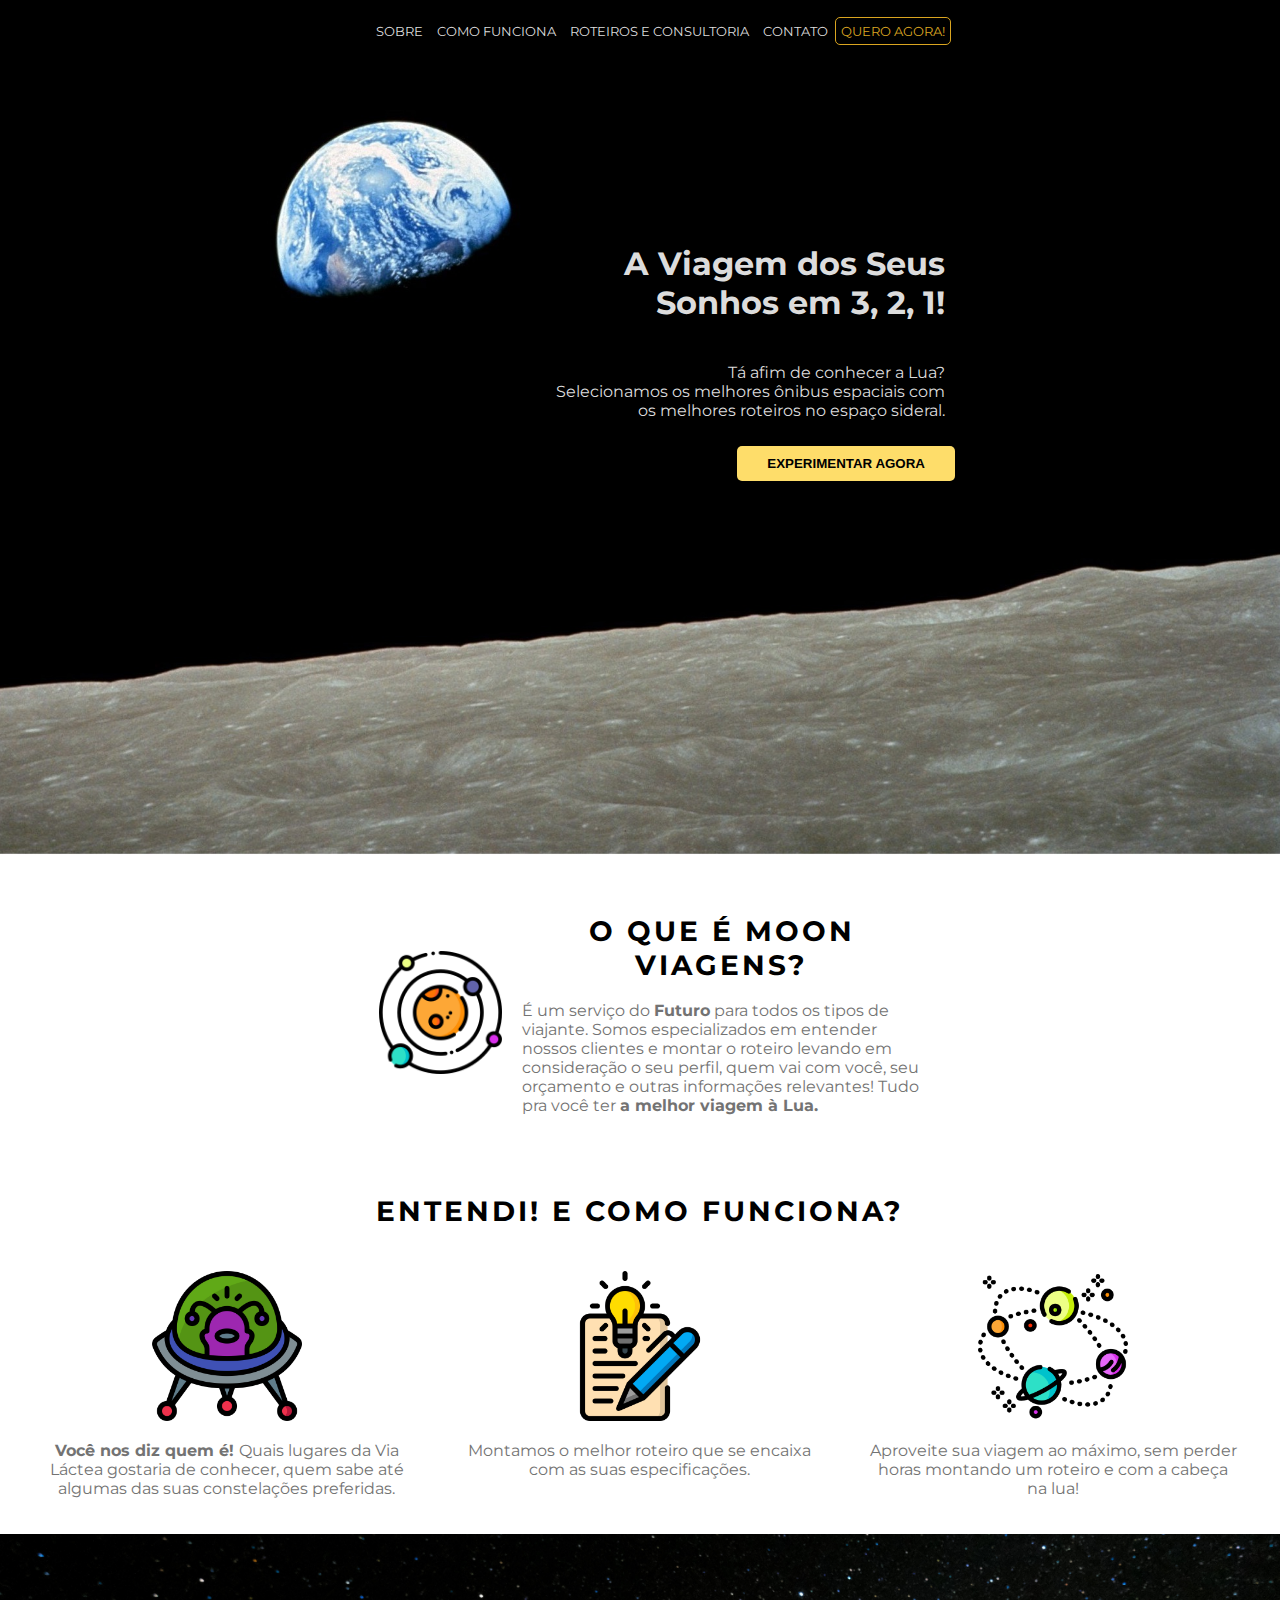
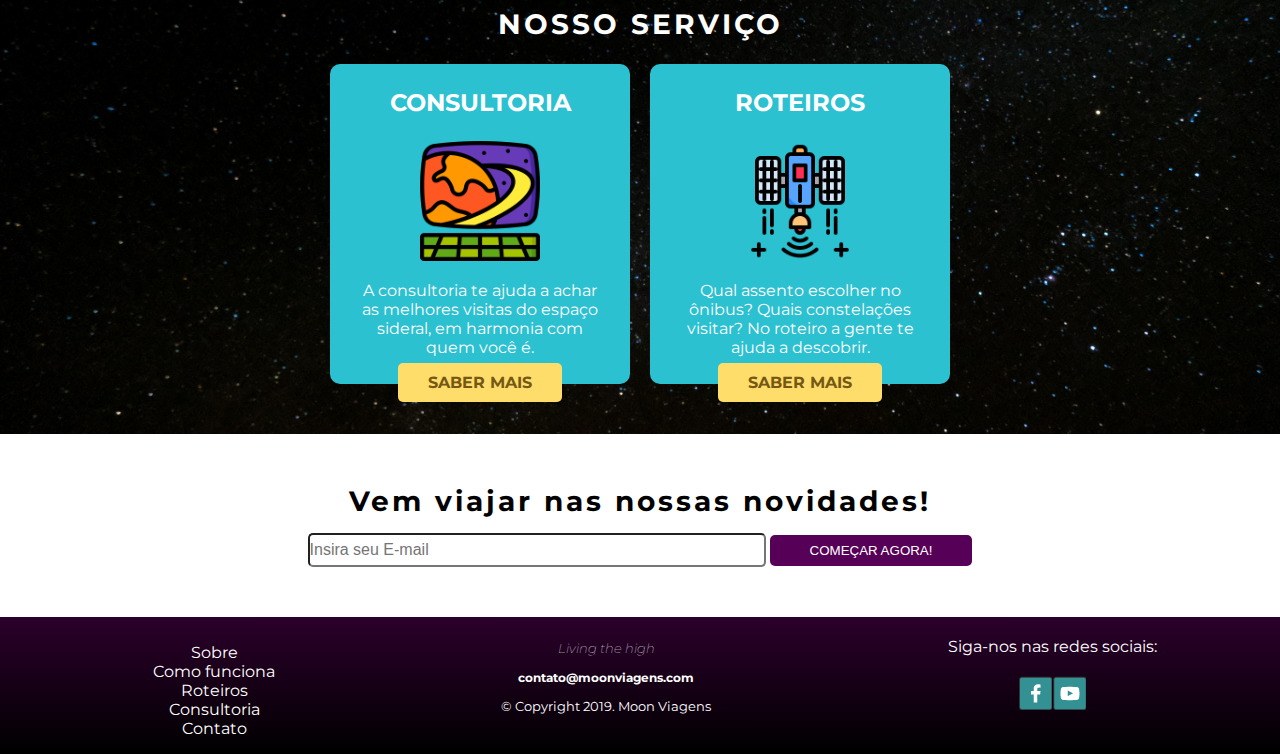
<file: moonviagens/index.html>
<!DOCTYPE html>
<html lang="pt">

<head>
    <meta charset="UTF-8">
    <meta name="viewport" content="width=device-width, initial-scale=1.0">
    <meta http-equiv="X-UA-Compatible" content="ie=edge">
    <link rel="stylesheet" href="./css/style.css">
    <link href="https://fonts.googleapis.com/css?family=Montserrat&display=swap" rel="stylesheet">
    <title> Moon Viagens </title>
</head>

<body>
    <nav class="topbar">

        <ul class="topbar__menu">
            <li>
                <a href="#" class="topbar__menu__item">Sobre</a>
            </li>
            <li>
                <a href="#" class="topbar__menu__item">Como Funciona</a>
            </li>
            <li>
                <a href="#" class="topbar__menu__item">Roteiros e Consultoria</a>
            </li>
            <li>
                <a href="#" class="topbar__menu__item">Contato</a>
            </li>
            <li>
                <a href="#" class="topbar__call-to-action">Quero Agora!</a>
            </li>
        </ul>

    </nav>

    <header class="cabecalho">
        <div class="cabecalho__container">
            <h1 class="cabecalho__titulo">
                A Viagem dos Seus Sonhos em 3, 2, 1!
            </h1>
            <p class="cabecalho__descricao">
                Tá afim de conhecer a Lua?<br>Selecionamos os melhores ônibus espaciais com os melhores roteiros no
                espaço sideral.
            </p>
            <button href="#" class="cabecalho__call-to-action">
                Experimentar agora
            </button>
        </div>
    </header>
    <main>
        <section class="sobre">
            <div class="sobre__card">
                <img src="img/sobre-01.png" alt="Planeta com pequenos planetas em órbita">

                <div>
                    <h1>
                        O que é Moon Viagens?
                    </h1>
                    <p>
                        É um serviço do <strong> Futuro</strong> para todos os tipos de viajante. Somos especializados
                        em
                        entender nossos clientes e montar o roteiro levando em consideração o seu perfil, quem vai com
                        você,
                        seu orçamento e outras informações relevantes!
                        Tudo pra você ter <strong> a melhor viagem à Lua.</strong>
                    </p>
                </div>
            </div>
        </section>

        <section class="como-funciona">
            <h2>
                Entendi! E como funciona?
            </h2>
            <div class="como-funciona__conteudo">
                <div class="como-funciona__passo">
                    <img class="como-funciona__img" src="img/passo01.png" alt="Alienígena dentro da nave">
                    <p> <span> Você nos diz quem é! </span> Quais lugares da Via Láctea gostaria de conhecer, quem sabe
                        até algumas das suas constelações preferidas. </p>
                </div>
                <div class="como-funciona__passo">
                    <img class="como-funciona__img" src="img/passo-02.png" alt="desenho de bloco de notas com caneta">
                    <p> Montamos o melhor roteiro que se encaixa com as suas especificações.</p>
                </div>
                <div class="como-funciona__passo">
                    <img class="como-funciona__img" src="img/passo-03.png" alt="desenho de planetas coloridos">
                    <p> Aproveite sua viagem ao máximo, sem perder horas montando um roteiro e com a cabeça na lua!</p>
                </div>
            </div>
        </section>

        <section class="servicos">
            <h2>
                Nosso Serviço
            </h2>
            <div>

                <div class="servicos__card">
                    <h3>
                        Consultoria
                    </h3>
                    <img src="img/servicos-consultoria.png" alt="Computador monstrando uma tela um planeta">
                    <p>
                        A consultoria te ajuda a achar as melhores visitas do espaço sideral, em harmonia com quem você
                        é.
                    </p>
                    <a href="#" class="servicos__call-to-action">Saber Mais</a>
                </div>

                <div class="servicos__card">
                    <h3>
                        Roteiros
                    </h3>
                    <img src="img/servicos-roteiros.png" alt="Desenho de um satelite">
                    <p>
                        Qual assento escolher no ônibus? Quais constelações visitar? No roteiro a gente te ajuda a
                        descobrir.
                    </p>
                    <a href="#" class="servicos__call-to-action">Saber Mais</a>
                </div>
            </div>
        </section>

        <section class="newsletter">
            <h4>
                Vem viajar nas nossas novidades!
            </h4>

            <div>
                <form action="#">
                    <input class="newsletter__email" type="email" name="cadastro" placeholder="Insira seu E-mail">
                    <input class="newsletter__call-to-action" type="submit" value="Começar Agora!">
                </form>
            </div>
        </section>
    </main>
    <footer>
        <div>
            <div class="footer__mapa">
                <!-- ul>li*5>a -->
                <ul>
                    <li><a href="#">Sobre</a></li>
                    <li><a href="#">Como funciona</a></li>
                    <li><a href="#">Roteiros</a></li>
                    <li><a href="#">Consultoria</a></li>
                    <li><a href="#">Contato</a></li>
                </ul>
            </div>

            <div class="footer__brand">
                <p><span>Living the high</span></p>
                <a href="mailto:contato@moonviagens.com">contato@moonviagens.com</a>
                <p>© Copyright 2019. Moon Viagens</p>
            </div>

            <div class="footer__redes">
                <p>Siga-nos nas redes sociais:</p>
                <div>
                    <!-- a*2>img -->
                    <a href="#"><img src="img/fb-icon.png" alt="Ícone do facebook"></a><a href="#"><img
                            src="img/yt-icon.png" alt="Ícone do youtube"></a>
                </div>
            </div>
        </div>
    </footer>
</body>
   
</html>

<!-- section#minha-section>div.minha-div - atalho -->
</file>
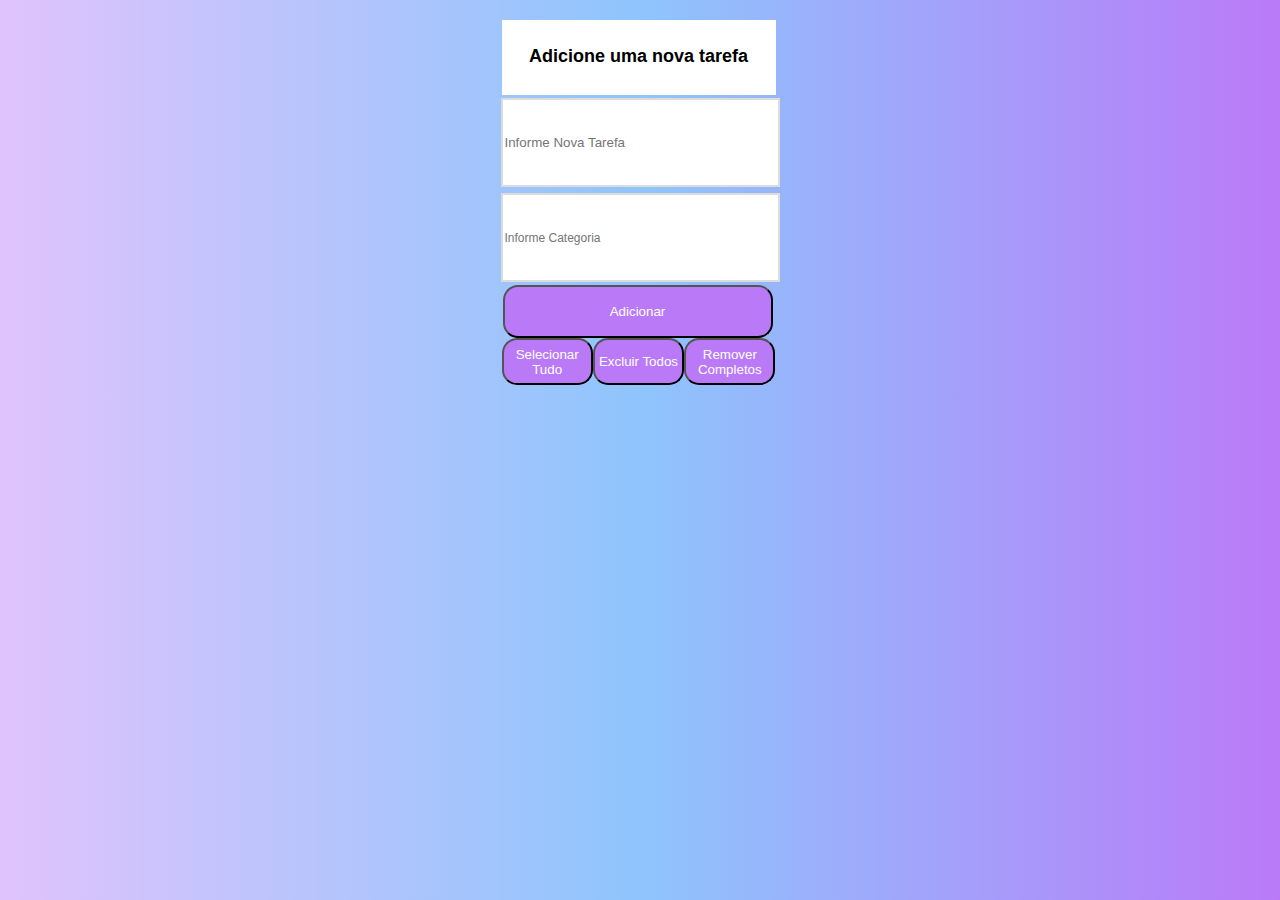
<file: todolist/index.html>
<!DOCTYPE html>
<html lang="pt">

<head>
  <meta charset="UTF-8">
  <meta name="viewport" content="width=device-width, initial-scale=1.0">
  <meta http-equiv="X-UA-Compatible" content="ie=edge">
  <link rel="stylesheet" href="css/style.css">
  <title>projeto2-todolist</title>
</head>

<body>
  <!-- Fazer uma div mãe com "container" -->
  <div class="container">
    <form action="">
      <div class="titulo">
        <h1>Adicione uma nova tarefa</h1>
      </div>
      <!-- implementar um formulário de tarefas, para receber um valor -->
      <div id="formularioDetarefas">
        <form action="">
          <input type="text" id="novaTarefa" placeholder="Informe Nova Tarefa">
          <input type="text" id="novaCategoria" placeholder="Informe Categoria">
      </div>

      <div>
        <button id="ativaBotao" class="botao">Adicionar</button>
        <p class="meu-erro"></p>
      </div>
      <!-- Evento para receber o valor do formulário pelo usuário -->
      <div id="lista" draggable="true"> 
      </div>
      <div id="bnt">

        <button class="bnt1">Selecionar Tudo</button>

        <button class="bnt2">Excluir Todos</button>

        <button class="bnt3"> Remover Completos </button>

      </div>

    </form>
    
  </div>

  <script src="js/script.js"></script>

</body>

</html>
</file>
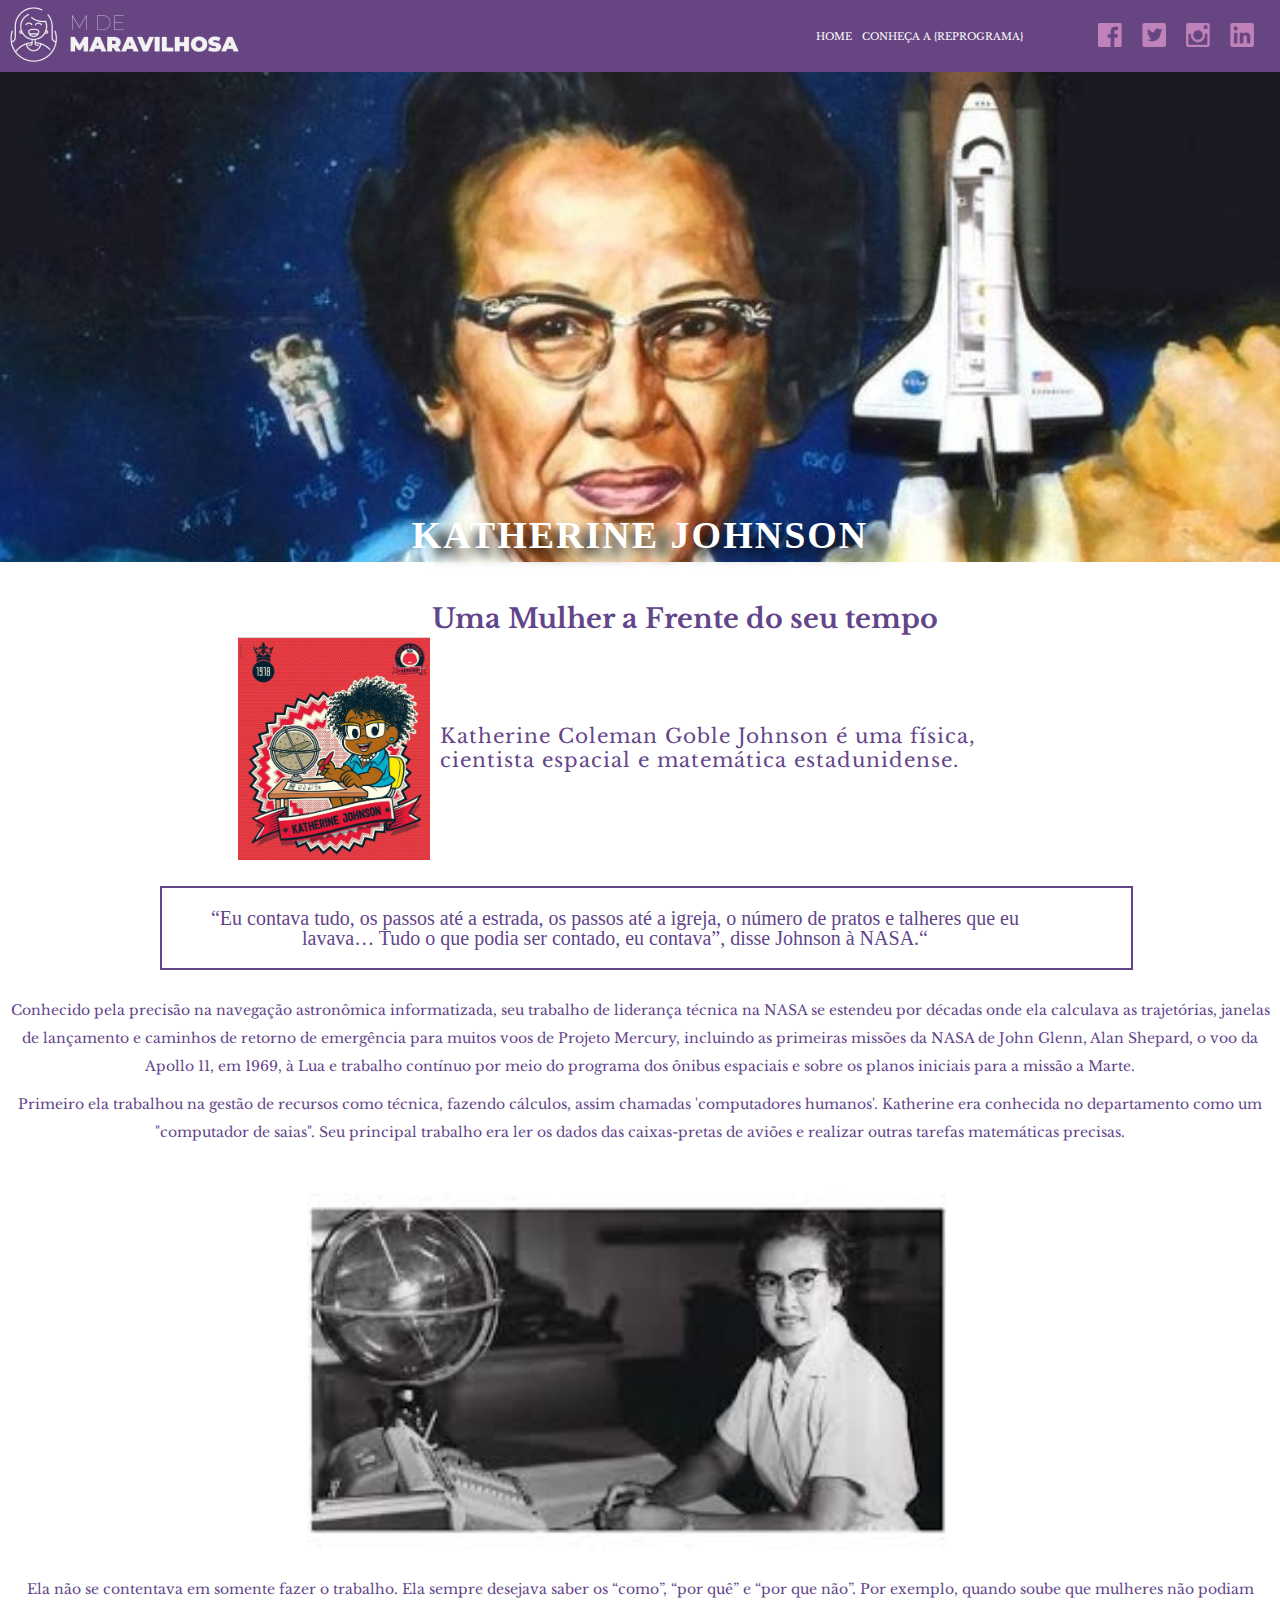
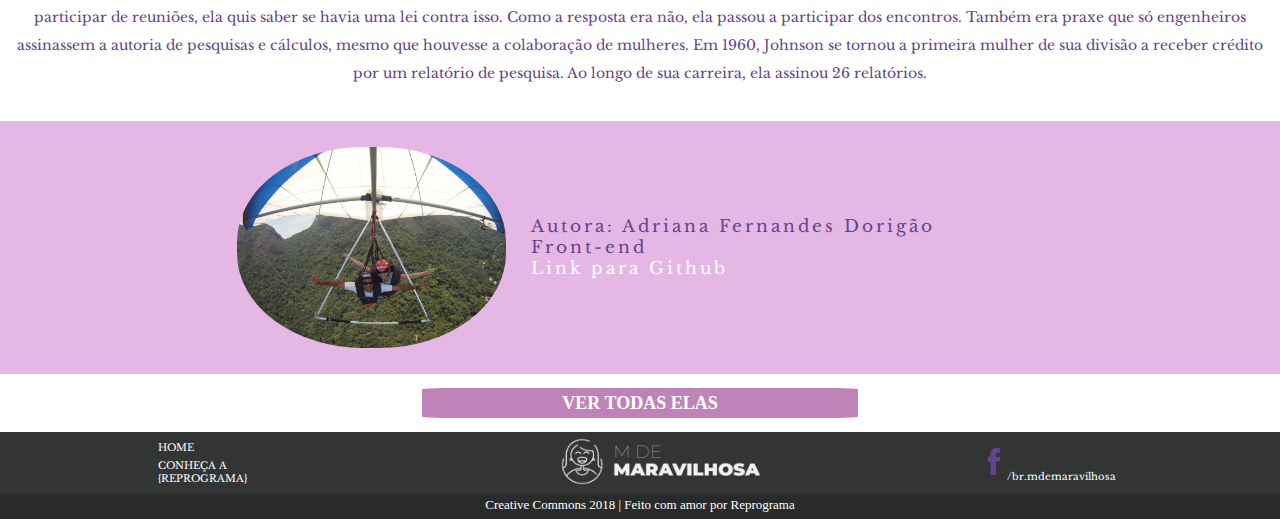
<file: Katherine Johnson/index_Katherine Johnson.html>
<!DOCTYPE html>
<html lang="en">

<head>
    <meta charset="UTF-8">
    <meta name="viewport" content="width=device-width, initial-scale=1.0">
    <meta http-equiv="X-UA-Compatible" content="ie=edge">
    <title>Katherine Johnson</title>
    <link rel="stylesheet" href="css/style_Katherine Johson.css">
    <link href="https://fonts.googleapis.com/css?family=Libre+Baskerville&display=swap" rel="stylesheet">
</head>

<body>
    <nav class="navegacao">
        <div class="navegacao__box-container">
            <a class="navegação_logo" href="#">
                <img src="img/logo-white.png" alt="M de Marvilhosa">
            </a>
            <div class="home_redes">
                <div class="home">
                    <ul class="home_link">
                        <li>
                            <a href="index_Katherine Johnson.html" target="_blank">HOME</a>
                            
                        </li>
                        <li>
                            <a href="http://www.reprograma.com.br/" target="_blank">CONHEÇA A {REPROGRAMA}</a>
                        </li>
                    </ul>
                </div>
                <div class="navegacao_redes-sociais">
                    <a href="https://www.facebook.com/ReprogramaBr/" target="_blank">
                        <img src="img/icon-facebook.png" alt="Íconde do Facebook">
                    </a>
                    <a href="https://twitter.com/ReprogramaBr" target="_blank">
                        <img src="img/icon-twitter.png" alt="Ícone do Twitter">
                    </a>
                    <a href="https://www.instagram.com/reprogramabr/" target="_blank">
                        <img src="img/icon-instagram.png" alt="Ícone do Instagram">
                    </a>
                    <a href="https://www.linkedin.com/company/reprogramabr/" target="_blank">
                        <img src="img/icon-linkedin.png" alt="Ícone do LinkedIn">
                    </a>
                </div>
            </div>
            <div class="navegacao__menu-hamburguer">
                <a href="#">
                    <img src="img/menu-nav.png" alt="Menu de navegação">
                </a>
            </div>
        </div>
    </nav>
    <header class="header">

        <h1 class="nome_maravilhosa">
            KATHERINE JOHNSON
        </h1>

    </header>
    <section class="container_history">
        <div class=titulo_maravilhosa>
            <h4 class="titulo_2">
                Uma Mulher a Frente do seu tempo
            </h4>
        </div>
    </section>
    <section class="descricao_foto1-texto">
        <img class="foto_1" src="./img/kj.png" alt="desenho turma da monica">

        <div class="descricao_principal">
            <p>
                Katherine Coleman Goble Johnson é uma física, cientista espacial e matemática estadunidense.
            </p>
        </div>
    </section>
    <section>
        <div class="frase_mmaravilhosa">
            <p class="texto_frase"> “Eu contava tudo, os passos até a estrada, os passos até a igreja, o número de
                pratos e
                talheres que eu lavava… Tudo o que podia ser contado, eu contava”, disse Johnson à NASA.“ </p>
        </div>
    </section>
    <section>
        <div class="historia_kJ">
            <p class="historia_KJ1">
                Conhecido pela precisão na navegação astronômica informatizada, seu trabalho de liderança técnica na
                NASA se estendeu por décadas onde ela calculava as trajetórias, janelas de lançamento e caminhos de
                retorno de emergência para muitos voos de Projeto Mercury, incluindo as primeiras missões da NASA de
                John Glenn, Alan Shepard, o voo da Apollo 11, em 1969, à Lua e trabalho contínuo por meio do programa
                dos ônibus espaciais e sobre os planos iniciais para a missão a Marte.
            </p>
            <p class="historia_KJ1">
                Primeiro ela trabalhou na gestão de recursos como técnica, fazendo cálculos, assim chamadas
                'computadores humanos'. Katherine era conhecida no departamento como um "computador de saias". Seu
                principal trabalho era ler os dados das caixas-pretas de aviões e realizar outras tarefas matemáticas
                precisas.
            </p>
        </div>
    </section>
    <section>
        <img class="foto_2" src="./img/kj1.jpg" alt="KJ_trabalhando">

        <div class="historia_KJ2">
            <p class="historia_KJ2-Text">
                Ela não se contentava em somente fazer o trabalho. Ela sempre desejava saber os “como”, “por quê” e “por
                que não”. Por exemplo, quando soube que mulheres não podiam participar de reuniões, ela quis saber se
                havia uma lei contra isso. Como a resposta era não, ela passou a participar dos encontros. Também era
                praxe que só engenheiros assinassem a autoria de pesquisas e cálculos, mesmo que houvesse a colaboração
                de mulheres. Em 1960, Johnson se tornou a primeira mulher de sua divisão a receber crédito por um
                relatório de pesquisa. Ao longo de sua carreira, ela assinou 26 relatórios.
            </p>
        </div>
    </section>

    <section class="autora">
        <img src="./img/voo AF.jpg" alt="AF">

        <div class="autora_text">
            Autora: Adriana Fernandes Dorigão </br>
            Front-end </br>
            <a href="#"> Link para Github </br> </a>
        </div>
    </section>
    <section class="mae_ver-todas-elas">
        <div class="ver-todas-elas">
            <a href="#"> <strong>VER TODAS ELAS</strong></a>
        </div>
    </section>
    <footer>
        <div class="navegacao__box-container2">
            <div class="home_link2">
                <ul>
                    <li>
                <a href="index_Katherine Johnson.html" target="_blank">HOME</a> 
            </li>
            <li>
                <a href="http://www.reprograma.com.br/" target="_blank">CONHEÇA A {REPROGRAMA}</a>
            </li>
            </ul>       
            </div>

            <div class="nav_caixa">
            <a href="#">
                <img class="navegacao_logo2" src="img/logo-white.png" alt="M de Marvilhosa">
            </a>
            </div>

            <a href="#">
                <img class="logo_fb2" src="./img/fb-icone (2).png" alt="fb2">
                /br.mdemaravilhosa
            </a>
        </div>
        <div class="reprograma_text">
            <h1 class="reprograma">
                Creative Commons 2018 | Feito com amor por Reprograma
            </h1>
        </div>
    </footer>
</body>

</html>
</file>
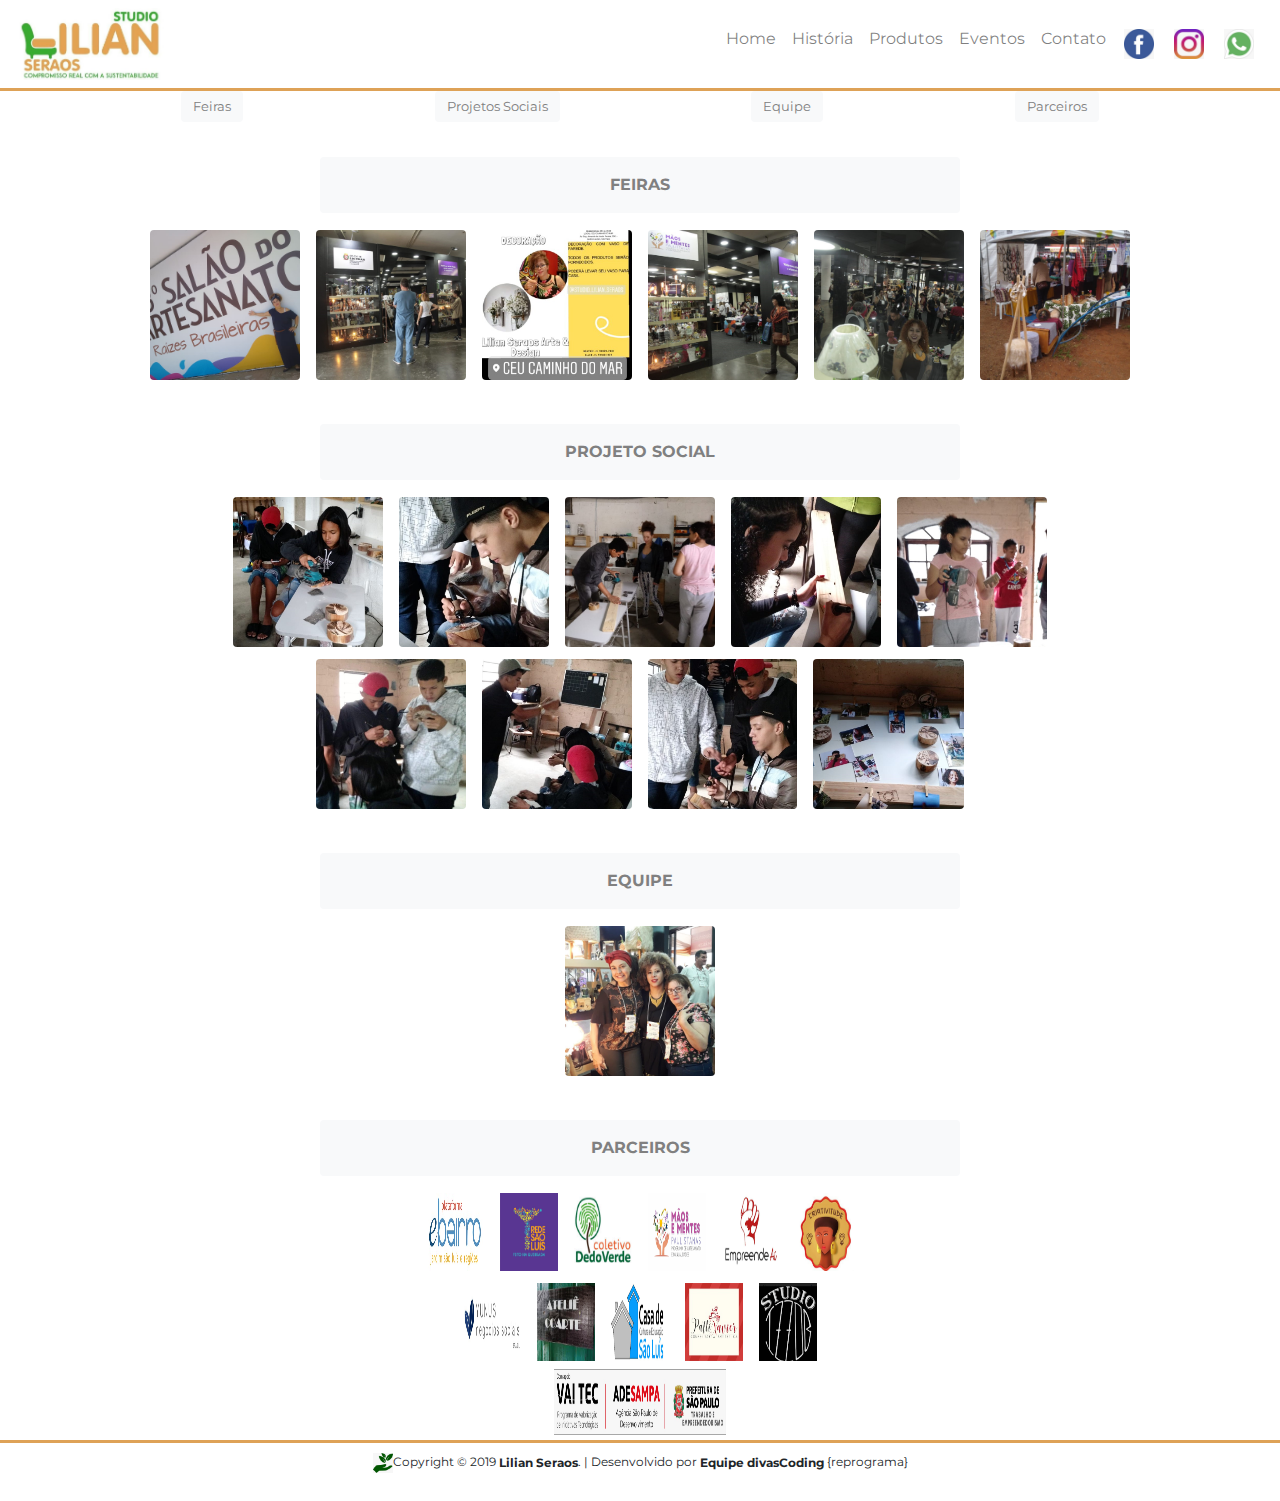
<file: studiolilianseraos/Eventos/eventos.html>
<!DOCTYPE html>
<html lang="pt-br">

<head>
    <meta charset="UTF-8">
    <meta name="viewport" content="width=device-width, initial-scale=1.0">
    <meta http-equiv="X-UA-Compatible" content="ie=edge">
    <link href="https://fonts.googleapis.com/css?family=Montserrat:400,700&display=swap" rel="stylesheet">
    <title>Lilian Seraos | Compromisso Real com a Sustentabilidade</title>
    <link rel="stylesheet" href="../style/bootstrap.min.css">
    <link rel="stylesheet" href="./style/eventos.css">
    <link rel="stylesheet" href="https://use.fontawesome.com/releases/v5.0.13/css/all.css">
</head>

<body>
    <nav class="navbar navbar-expand-lg navbar-light bg-white d-flex">
        <div class="size-80">
            <img class="logo" src="./imgevent/logo.jpg" alt="Logo do Studio Lilian Seraos">
        </div>
        <div class="size-20 text-center">
            <button class="navbar-toggler" type="button" data-toggle="collapse" data-target="#navbarNavAltMarkup"
                aria-controls="navbarNavAltMarkup" aria-expanded="false" aria-label="Alterna navegação">
                <span class="navbar-toggler-icon"></span>
            </button>
        </div>
        <div class="collapse navbar-collapse font-size" id="navbarNavAltMarkup">
            <div class="navbar-nav">
                <a class="nav-item nav-link" href="../index.html">Home <span class="sr-only">(Página atual)</span></a>
                <a class="nav-item nav-link" href="../historia/historia.html">História</a>
                <a class="nav-item nav-link" href="../Produtos/produtos.html">Produtos</a>
                <a class="nav-item nav-link" href="../Eventos/eventos.html">Eventos</a>
                <a class="nav-item nav-link" href="../contato/contato.html">Contato</a>
                <a href="https://www.facebook.com/studiolilianseraos/" target="#"><img src="./imgevent/ico-fb.jpg"
                        alt="Logo do Facebook"></a>
                <a href="https://www.instagram.com/studio_lilian_seraos/" target="#"><img src="./imgevent/ico-insta.jpg"
                        alt="Logo do Instagram"></a>
                <a href="http://api.whatsapp.com/send?1=pt_BR&phone=5511981687441" target="#"><img
                        src="./imgevent/ico-whats.jpg" alt="Logo do Whatsapp"></a>
            </div>
        </div>
    </nav>
    <section>
        <div class="container container-fluid ">
            <div class="botoes d-lg-flex justify-content-lg-between">
                <a href="#feiras"><button class="btn btn-light bnt-cinza" type="submit">Feiras</button></a>
                <a href="#projeto"><button class="btn btn-light bnt-cinza" type="submit">Projetos Sociais</button></a>
                <a href="#equipe"><button class="btn btn-light bnt-cinza" type="submit">Equipe</button></a>
                <a href="#parceiros"><button class="btn btn-light bnt-cinza" type="submit">Parceiros</button></a>
            </div>
        </div>
    </section>

    <div class="container-eventos">
        <p class="text-center text-uppercase conteudo-eventos font-weight-bold p-3 mb-2 btn-light btn-cinza text-dark  rounded">
            Feiras</p>
        <div id="feiras" class="row justify-content-center align-itens-center text-center partners">
            <div class="bloco1">
                <img class="parceiros" src="./imgevent/feira1.jpeg" alt="Stand no Salão do Artesanato">
                <img class="parceiros" src="./imgevent/feira2.jpeg" alt="Stand na Feira de Artesanato da Prefeitura">
                <img class="parceiros" src="./imgevent/feira3.jpeg" alt="Stand na Feira CEU Caminho do Mar">
                <img class="parceiros" src="./imgevent/feria4.jpeg" alt="Stand na Feira Mãos e Mentes Paulistanas">
                <img class="parceiros" src="./imgevent//feira6.jpeg"
                    alt="Stand em Feira de artesanato da Prefeitura de São Paulo">
                <img class="parceiros" src="./imgevent//feira7.jpeg" alt="Stand em Feira de Artesanato ao ar livre">
            </div>
        </div>

        <p class="text-center text-uppercase conteudo-eventos font-weight-bold p-3 mb-2 btn-light btn-cinza text-dark  rounded">
            Projeto Social</p>
        <div id="projeto" class="row justify-content-center align-itens-center text-center img-fluid partners rounded">
            <div class="bloco1">
                <img class="parceiros" src="./imgevent/proj1.jpeg" alt="Adolescente manuseando lixadeira de madeira">
                <img class="parceiros" src="./imgevent/proj2.jpeg"
                    alt="Adolescente escrevendo na madeira com pirógrafo">
                <img class="parceiros" src="./imgevent/proj3.jpeg" alt="Adolescente lixando tábua">
                <img class="parceiros" src="./imgevent/proj4.jpeg" alt="Adolescente desenhando em tábua com pirógrafo">
                <img class="parceiros" src="./imgevent/proj5.jpeg" alt="Adolescente manuseando lixadeira de madeira">
                <div class="bloco2"></div>
                <img class="parceiros" src="./imgevent/proj6.jpeg"
                    alt="Grupo de adolescentes trabalhando madeira com pirógrafo">
                <img class="parceiros" src="./imgevent/proj7.jpeg" alt="adolescentes desenhando em bloco de madeira">
                <img class="parceiros" src="./imgevent/proj9.jpeg"
                    alt="Adolescentes sendo fotografados durante oficina de artesanato">
                <img class="parceiros" src="./imgevent/proj10.jpeg" alt="Exposição dos trabalhos realizados na oficina">
            </div>
        </div>
        <div class="equipe">
            <div class="bloco1"></div>
            <p
                class="text-center text-uppercase conteudo-eventos font-weight-bold p-3 mb-2 btn-light btn-cinza text-dark  rounded">
                Equipe</p>
            <div id="equipe" class="row justify-content-center align-itens-center img-fluid partners">
                <img class="parceiros" src="./imgevent//feira5.jpeg" alt="Foto de Lilian Seraos com amigas artesãs">
            </div>
        </div>
        <section>
            <p class="text-center text-uppercase conteudo-eventos font-weight-bold p-3 mb-2 btn-light btn-cinza text-dark  rounded">
                Parceiros</p>
            <div id="parceiros" class="row justify-content-center align-itens-center text-center img-fluid partners">
                <div class="bloco1">
                    <img class="parceiros1" src="./imgevent/parc1.jpeg" alt="parceiro Plataforma ebairro">
                    <img class="parceiros1" src="./imgevent/parc9.jpeg" alt="parceiro Rede São Luis">
                    <img class="parceiros1" src="./imgevent/parc2.jpeg" alt="parceiro Coletivo Dedo Verde">
                    <img class="parceiros1" src="./imgevent/parc4.jpeg" alt="parceiro Mãos e Mentes Paulistanas">
                    <img class="parceiros1" src="./imgevent/parc7.jpeg" alt="parceiro Empreende Aí">
                    <img class="parceiros1" src="./imgevent/parc5.jpeg" alt="parceiro Criatividade">


                    <div class="bloco2">
                        <img class="parceiros1" src="./imgevent/parc6.jpeg" alt="parceiro Yunus Negócios Sociais">
                        <img class="parceiros1" src="./imgevent/parc10.jpeg" alt="parceiro Ateliê Coarte">
                        <img class="parceiros1" src="./imgevent/parc8.jpeg"
                            alt="parceiro Casa de Cultura e Educação São Luís">
                        <img class="parceiros1" src="./imgevent/parc13.jpeg" alt="parceiro Patti Xavier">
                        <img class="parceiros1" src="./imgevent/parc12.jpeg" alt="parceiro Studio Izzob">
                    </div>
                    <div>
                    <img class="parceiros2" src="./imgevent/parc11.jpeg" alt="parceiro Prefeitura de São Paulo">
                </div>
            </div>
        </div>
    </section>
    <div class="smoothscroll-top">
            <span class="scroll-top-inner">
                <i class="fa fa-2x fa-arrow-circle-up"></i>
            </span>
    </div>
    <script src="../script/jquery-3.4.1.min.js"></script>
        <script src="../script/bootstrap.min.js"></script>
<script src="./script/eventos.js"></script>
</body>
<footer class= "text-center">
        <p> <img class="sustent" src="../img/sustent.jpg" alt="logo de sustentabilidade">Copyright © 2019 <strong>Lilian Seraos</strong>. | Desenvolvido por <strong>Equipe divasCoding</strong> {reprograma}</p>
    </footer>
</html>
</file>
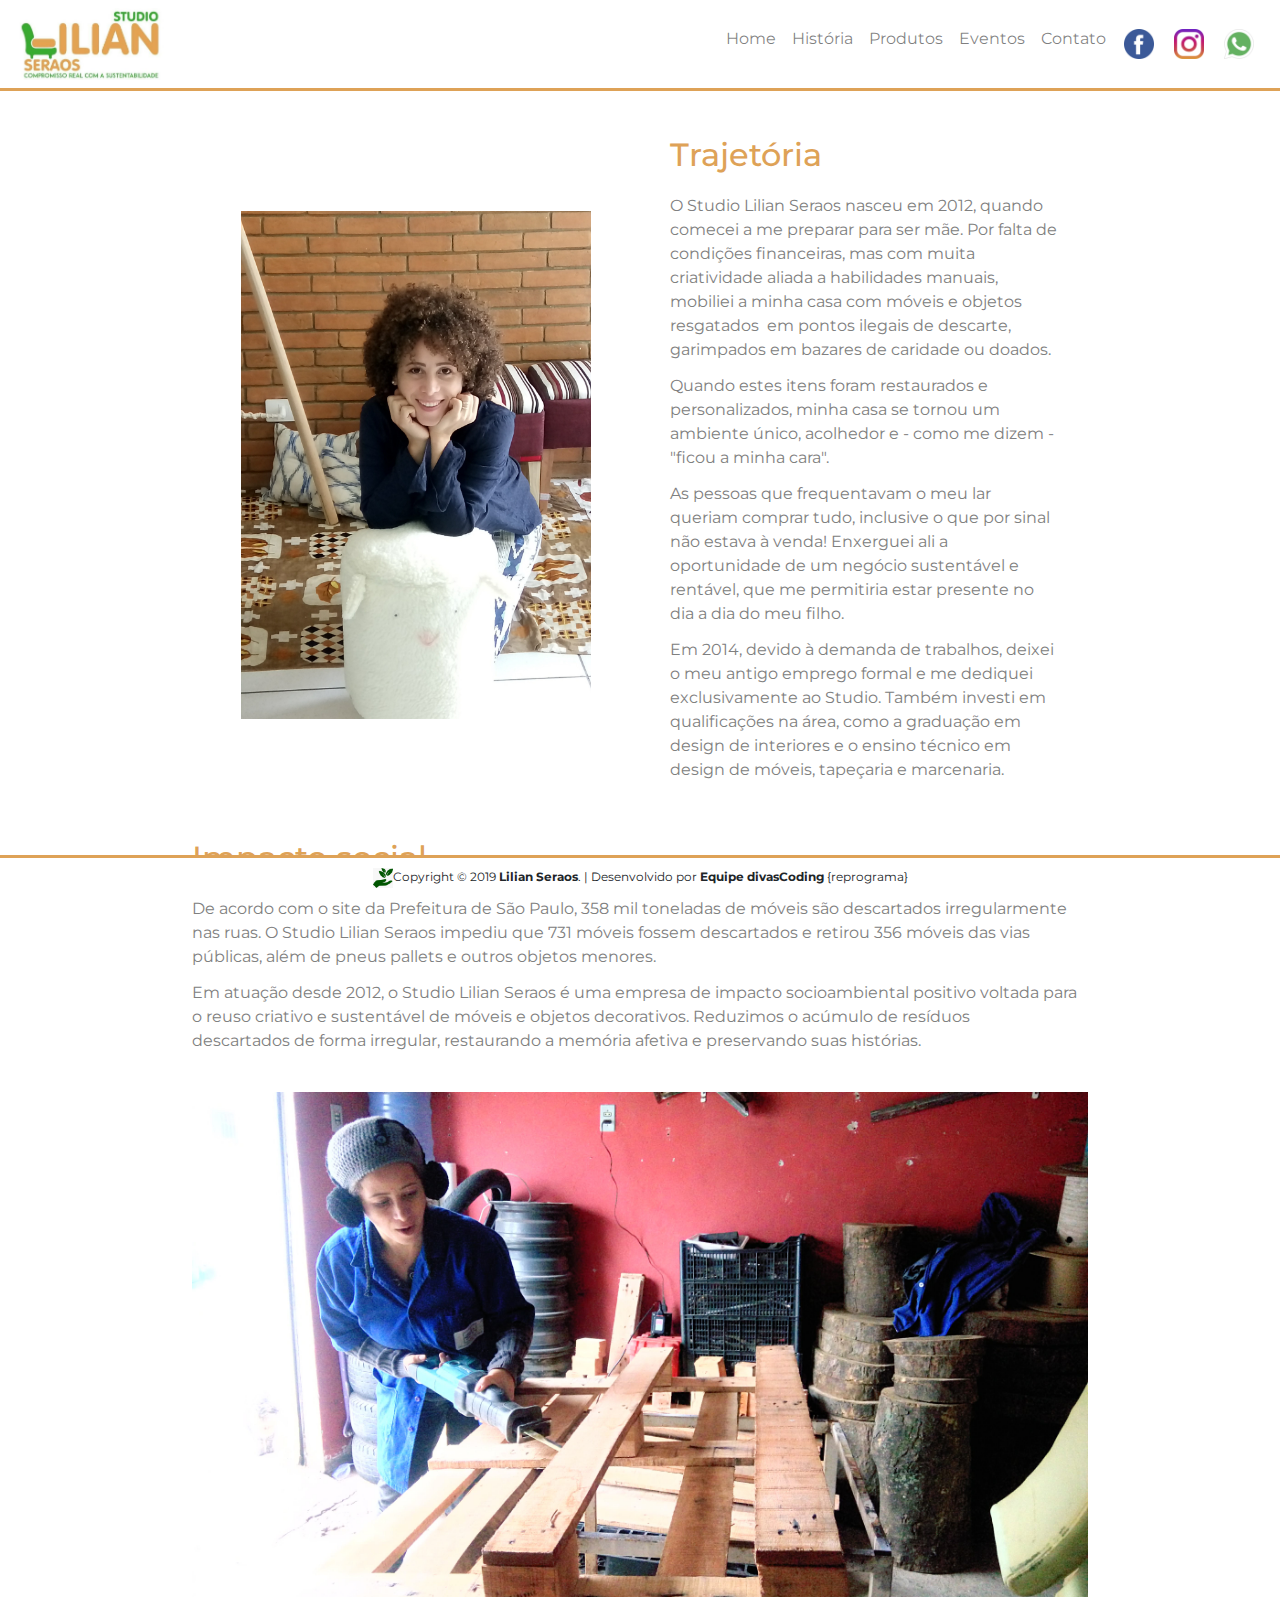
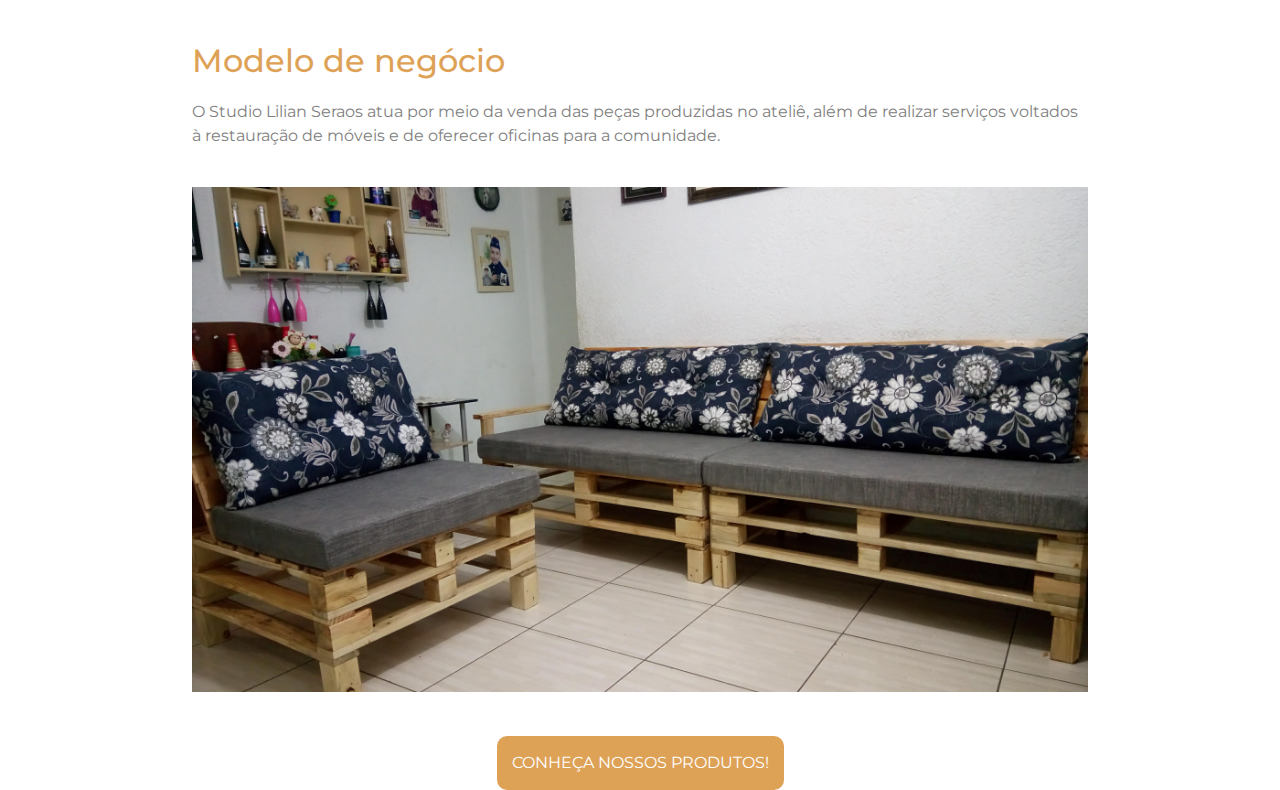
<file: studiolilianseraos/historia/historia.html>
<!DOCTYPE html>
<html lang="pt-br">
  <head>
    <meta charset="UTF-8" />
    <meta name="viewport" content="width=device-width, initial-scale=1.0" />
    <meta http-equiv="X-UA-Compatible" content="ie=edge" />
    <link href="https://fonts.googleapis.com/css?family=Montserrat:400,700&display=swap" rel="stylesheet">
    <title>Lilian Seraos | Compromisso Real com a Sustentabilidade</title>
    <link rel="stylesheet" href="../style/bootstrap.min.css" />
    <link rel="stylesheet" href="style/historia.css" />
    <link rel="stylesheet" href="https://use.fontawesome.com/releases/v5.0.13/css/all.css">
  </head>
  <body>
    <nav class="navbar navbar-expand-lg navbar-light bg-white d-flex">
      <div class="size-80">
        <img
          class="logo"
          src="../img/logo.jpeg"
          alt="Logo do Studio Lilian Seraos"
        />
      </div>
      <div class="size-20 text-center">
        <button
          class="navbar-toggler"
          type="button"
          data-toggle="collapse"
          data-target="#navbarNavAltMarkup"
          aria-controls="navbarNavAltMarkup"
          aria-expanded="false"
          aria-label="Alterna navegação"
        >
          <span class="navbar-toggler-icon"></span>
        </button>
      </div>
      <div class="collapse navbar-collapse font-size" id="navbarNavAltMarkup">
        <div class="navbar-nav">
          <a class="nav-item nav-link" href="../index.html">Home <span class="sr-only">(Página atual)</span></a>
          <a class="nav-item nav-link" href="../historia/historia.html">História</a>
          <a class="nav-item nav-link" href="../Produtos/produtos.html">Produtos</a>
          <a class="nav-item nav-link" href="../Eventos/eventos.html">Eventos</a>
          <a class="nav-item nav-link" href="../contato/contato.html">Contato</a>
          <a href="https://www.facebook.com/studiolilianseraos/" target="#"
            ><img src="../img/ico-fb.jpg" alt="Logo do Facebook"
          /></a>

          <a href="https://www.instagram.com/studio_lilian_seraos/" target="#"
            ><img src="../img/ico-insta.jpg" alt="Logo do Instagram"
          /></a>

          <a
            href="http://api.whatsapp.com/send?1=pt_BR&phone=5511981687441"
            target="#"
            ><img src="../img/ico-whats.jpg" alt="Logo do Whatsapp"
          /></a>
        </div>
      </div>
    </nav>
    <section class="historia">
      <div class="trajetoria">
        <div class="trajetoria-foto">
          <img
            class="trajetoria-foto__imagem"
            src="./img/lilian-foto.jpg"
            alt="Foto de perfil da Lillian Seraos"
          />
        </div>
        <div class="trajetoria-conteudo">
          <h2>Trajetória</h2>
          <p>
            O Studio Lilian Seraos nasceu em 2012, quando comecei a me preparar
            para ser mãe. Por falta de condições financeiras, mas com muita
            criatividade aliada a habilidades manuais, mobiliei a minha casa com
            móveis e objetos resgatados  em pontos ilegais de descarte,
            garimpados em bazares de caridade ou doados.
          </p>
          <p>
            Quando estes itens foram restaurados e personalizados, minha casa se
            tornou um ambiente único, acolhedor e - como me dizem - "ficou a
            minha cara".
          </p>
          <p>
            As pessoas que frequentavam o meu lar queriam comprar tudo,
            inclusive o que por sinal não estava à venda! Enxerguei ali a
            oportunidade de um negócio sustentável e rentável, que me permitiria
            estar presente no dia a dia do meu filho.
          </p>
          <p>
            Em 2014, devido à demanda de trabalhos, deixei o meu antigo emprego
            formal e me dediquei exclusivamente ao Studio. Também investi em
            qualificações na área, como a graduação em design de interiores e o
            ensino técnico em design de móveis, tapeçaria e marcenaria.
          </p>
        </div>
      </div>
      <div class="impacto-social">
        <div class="impacto-social-conteudo">
          <h2>Impacto social</h2>
          <p>
            De acordo com o site da Prefeitura de São Paulo, 358 mil toneladas
            de móveis são descartados irregularmente nas ruas. O Studio Lilian
            Seraos impediu que 731 móveis fossem descartados e retirou 356
            móveis das vias públicas, além de pneus pallets e outros objetos
            menores.
          </p>
          <p>
            Em atuação desde 2012, o Studio Lilian Seraos é uma empresa de
            impacto socioambiental positivo voltada para o reuso criativo e
            sustentável de móveis e objetos decorativos. Reduzimos o acúmulo de
            resíduos descartados de forma irregular, restaurando a memória
            afetiva e preservando suas histórias.
          </p>
        </div>
        <img
          class="impacto-social-foto"
          src="img/lilian-no-studio.JPG"
          alt="Lilian trabalhando com madeira em seu studio"
        />
      </div>
      <div class="modelo">
        <div class="modelo-conteudo">
          <h2>Modelo de negócio</h2>
          <p>
            O Studio Lilian Seraos atua por meio da venda das peças produzidas
            no ateliê, além de realizar serviços voltados à restauração de
            móveis e de oferecer oficinas para a comunidade.
          </p>
        </div>
        <img
          class="modelo-foto"
          src="img/sofas-pallet.JPG"
          alt="Sofás de pallet na sala de estar"
        />
      </div>
      <div class="cta">
        <a class="cta-produtos" href="../Produtos/produtos.html">Conheça nossos produtos!</a>
      </div>
    </section>
    <div class="smoothscroll-top">
        <span class="scroll-top-inner">
            <i class="fa fa-2x fa-arrow-circle-up"></i>
        </span>
    </div>
    <script src="../script/jquery-3.4.1.min.js"></script>
    <script src="../script/bootstrap.min.js"></script>
    <script src="js/historia.js"></script>
  </body>
  <footer class= "text-center fixed-bottom">
      <p> <img class="sustent" src="../img/sustent.jpg" alt="logo de sustentabilidade">Copyright © 2019 <strong>Lilian Seraos</strong>. | Desenvolvido por <strong>Equipe divasCoding</strong> {reprograma}</p>
  </footer>
</html>
</file>
<file: moonviagens/css/style.css>
/* === GERAL === */

* {
    box-sizing: border-box
}

/* html {
    width: 100%;
    height: 100%;
} */

body {
    margin: 0;
    font-family: 'Montserrat', sans-serif;
    overflow-x: hidden;
}

/* === TOPBAR === */

.topbar {
    display: flex;
    justify-content: space-evenly;
    align-items: center;
    width: 100vw;
    background-color: #000000;
    font-size: 13px;
    padding: 10px;
    position: fixed; 
}

.topbar__menu {
    display: flex;
    justify-content: space-between;
    list-style: none;
}

.topbar__menu__item {
    text-decoration: none;
    color: #dcdcdc;
    text-transform: uppercase;
    padding: 7px;
}

.topbar__call-to-action {
    text-decoration: none;
    text-transform: uppercase;
    padding: 5px;
    color: #daa520;
    border: #daa520 1px solid;
    border-radius: 5px;
}

.topbar__call-to-action:hover {
    background-color: #daa520;
    color: #000000;
}
/* qdo clicar ele fica de outra cor  */

/* === CABECALHO === */

.cabecalho {
    display: flex;
    justify-content: center;
    align-items: center;
    width: 100vw;
    min-height: 95vh;
    background-image: url('../img/bg-banner.jpg');
    background-size: cover;
    background-position: center;
    background-repeat: no-repeat;
}

.cabecalho__container {
    margin: 0% auto;
    text-align: right;
    width: 630px;
    height: 430px;
    padding-left: 220px;
}

.cabecalho__titulo,
.cabecalho__descricao {
    color: #dcdcdc;
    padding: 10px;
}

.cabecalho__call-to-action {
    background-color: #fedd6a;
    padding: 10px 30px;
    border: none;
    border-radius: 5px;
    text-transform: uppercase;
    font-weight: bold;
    /* Deixou o texto em negrito */
}

/* === SOBRE === */

.sobre {
    display: flex;
    justify-content: space-around;
    padding: 40px;
}

.sobre__card {
    display: flex;
    justify-content: center;
    align-items: center;
}

.sobre__card div {
    display: inline-block;
    max-width: 400px;
    color: #737373;
    font-weight: 580px;
    margin-top: 0;
}

.sobre__card h1 {
    font-size: 28px;
    text-align: center;
    color: #000000;
    text-transform: uppercase;
    font-weight: 400px;
    letter-spacing: 3px;
}

.sobre__card img {
    height: 123px;
    margin-left: 20px;
    padding-right: 20px;
}

/* === COMO FUNCIONA === */

.como-funciona {
    width: 100%;
}

.como-funciona h2 {
    font-size: 28px;
    text-align: center;
    color: #000000;
    text-transform: uppercase;
    font-weight: 400px;
    letter-spacing: 3px;
}

.como-funciona__conteudo {
    width: 100%;
    padding: 20px;
    display: flex;
    justify-content: space-around;
}

.como-funciona__conteudo span {
    font-weight: bold;
}

.como-funciona img {
    width: 150px;
}

.como-funciona__passo {
    width: 30%;
    display: inline-block;
    color: #737373;
    text-align: center;
    font-weight: 580px;
}

/* === SERVIÇOS === */

.servicos {
    background-image: url(../img/bg-servicos.jpg);
    background-size: cover;
    background-position: center;
    background-repeat: no-repeat;
    padding: 50px;
}

.servicos > div {
    display: flex;
    justify-content: center;
    align-items: center;
}

.servicos__card {
    background-color: #2bc1d1;
    width: 300px;
    height: 320px;
    padding: 0px 30px;
    margin: 0 10px;
    border-radius: 10px;
    color: #ffffff;
    text-align: center;
}

.servicos>h2 {
    font-size: 28px;
    color: #ffffff;
    text-align: center;
    align-items: center;
    text-transform: uppercase;
    font-weight: 400px;
    Letter-spacing: 3px;
}

.servicos__card>h3 {
    font-size: 24px;
    color: #ffffff;
    text-transform: uppercase;
}

.servicos__card img {
    width: 50%;
}

.servicos__call-to-action {
    background-color: #fedd6a;
    text-decoration: none;
    color: #745813;
    text-transform: uppercase;
    font-weight: bold;
    border-radius: 5px;
    padding: 10px 30px;
}

/* === NEWSLETTER === */

.newsletter {
    background-color: #ffffff;
    padding: 50px 0;
    width: 100%;
}

.newsletter h4 {
    font-size: 28px;
    text-align: center;
    margin: 0;
    letter-spacing: 3px;
}

.newsletter>div {
    display: flex;
    justify-content: center;
    width: 100%;
    margin-top: 15px;
}

.newsletter__email {
    padding: 6px 247px 6px 0;
    font-size: 100%;
    border-radius: 5px;
}

.newsletter__call-to-action {
    background-color: #570057;
    border: #570057;
    border-radius: 5px;
    color: #ffffff;
    text-transform: uppercase;
    padding: 8px 40px 8px 40px;
}

/* === NEWSLETTER === */

footer > div {
    display: flex;
    justify-content: space-around;
    text-align: center;
    background-image: linear-gradient(#2b002b, #000000);
    color: #ffffff;
    padding-top: 10px;
}

footer ul {
    list-style: none;
}

footer ul a {
    text-decoration: none;
    color: white;
}

.footer__brand {
    font-size: 13px;
}

.footer__brand span {
    font-style: italic;
    font-weight: lighter;
}

.footer__brand > a {
    color: white;
    font-weight: bold;
    font-size: 12px;
    text-decoration: none;
    padding-top: 5px;
    padding-bottom: 22px;
}

.footer__redes > p {
    margin: 10px;
    padding-bottom: 10px;
}

.footer__redes > img {
    width: 50%;
    padding-bottom: 10px;
}
</file>
<file: todolist/css/style.css>
body {
    background-image: linear-gradient(to right, #e0c3fc, #8ec5fc, #ba7af8);
    font-family: 'Open Sans', sans-serif;
 }
 .container {
    display: flex;
    flex-direction: column;
    justify-content: center;
    align-items: center;
    
 }

 .titulo {
    background-color: white;
    width: 274px;
    height: 75px;
    margin: 0 11px;
}

h1{
    font-size: 18px;
    text-align: center;
    padding: 26px;
    
}

#novaTarefa {
    background-color: white;
    width: 271px;
    height: 83px;
    margin: 3px 10px;
    border: 2px solid #dcdcdc;

}
.botao {
    color: white;
    margin: 0px;
    background-color: #ba7af8;
    padding: 39px -13px;
    height: 53px;
    width: 270px;
    border-radius: 15px;
    margin-left: 12px;
}

.novoItem {
    display: flex;
    justify-content: space-between;
    align-items: baseline;
    width: 264px;
    background-color: white;
    padding: 10px 5px;
    margin: 0 10px;
    border: 2px solid #dcdcdc;
}

.tarefaColor {
    font-size: 12px;
}

span {
    font-size: 12px;
    text-align: center;
}

.meu-erro {
    margin: 0;
    font-size: 16px;
    color: red;
    text-align: center;
}

.feito {
    text-decoration: line-through;
    color: gray;
}

#bnt {
    display: flex;
    justify-content: space-evenly;
    width: 274px;
    height: 50px;
    margin-left: 11px; 
}

.bnt1 {
    color: white;
    margin: 0px;
    background-color: #ba7af8;
    padding: 0px;
    height: 47px;
    width: 159px;
    border-radius: 15px;
}

.bnt2 {
    color: white;
    margin: 0px;
    background-color: #ba7af8;
    padding: 0px;
    height: 47px;
    width: 159px;
    border-radius: 15px;
} 
.bnt3 {
    color: white;
    margin: 0px;
    background-color: #ba7af8;
    padding: 0px;
    height: 47px;
    width: 159px;
    border-radius: 15px;
}

#formularioDetarefas {
    display: flex;
    flex-direction: column;
}

#novaCategoria {
    font-size: 12px;
    background-color: white;
    width: 271px;
    height: 83px;
    margin: 3px 10px;
    border: 2px solid #dcdcdc;
}

.etiqueta {
    font-size: 12px;
    color: purple;
}

/* @media (min-width: 520px){
  .container {   
    display: flex;
    flex-direction: column;
    justify-content: center;
    align-items: center;
    }
 .botao {
    background-color: #ba7af8;
    padding: 7px 105px;
    margin: 11px 0px;
    border-radius: 15px;
    color: white;
    font-size: 16px;
    font-weight: bold;
    margin-left: 1px;
 }

} */

/* @media (min-width: 425px){
    .container {
        display: flex;
        flex-direction: column;
        align-items: center;
    }
        .botao {
            background-color: #ba7af8;
            padding: -2px 154px;
            margin: 9px -1px;
            border-radius: 19px;
            color: white;
            font-size: 16px;
            margin-left: 66px;
} */


@media (min-width: 767px max-height: 1049px){

    .container {
        display: flex;
        flex-direction: column;
        justify-content: center;
        align-items: center;
    }

    .titulo {
        background-color: white;
        width: 501px;
        height: 105px;
        margin: 6px 7px;
    }

    #novaTarefa {
        background-color: white;
        width: 500px;
        height: 100px;
        margin: 0 7px;
        border: 1px solid #dcdcdc;
    }
    .novoItem {
        display: flex;
        justify-content: space-between;
        align-items: baseline;
        width: 498px;
        background-color: white;
        padding: 10px 5px;
        margin: 0 8px;
        border: 2px solid #dcdcdc;
    }
    .botao {
        background-color: #ba7af8;
        padding: -7px 107px;
        color: white;
        font-size: 19px;
        margin-left: 118px;
        border-radius: 15px;
        width: fit-content;    
    }    
    #bnt {
        justify-content: space-evenly;
        height: 51px;
        width: 497px;
        margin-left: 6px;
        padding: 0 3px;
    }
}
/* @media (min-width: 1049px) {

    .botao {
    background-color: #ba7af8;
    padding: 17px 200px;
    color: white;
    font-size: 19px;
    margin-left: 4px;
    border-radius: 15px;
    }

    .novoItem {
            display: flex;
            justify-content: space-between;
            align-items: baseline;
            width: 487px;
            background-color: white;
            padding: 10px 5px;
            margin: 0 3px;
            border: 4px solid #dcdcdc;
        }
        
        
    #novaTarefa {
        background-color: white;
        width: 500px;
        height: 100px;
        margin: 0 5px;
        border: 1px solid #dcdcdc;
    }
    #bnt {
    padding: 0 3px;
    margin-left: 4px;
    /* justify-content: space-evenly; */
    /* height: 43px;
    width: 498px;
    } */
    
/* } */ 
/* @media (min-width: 1440px) {

    .botao {
        background-color: #ba7af8;
    padding: 6px 180px;
    color: white;
    font-size: 19px;
    margin-left: 4px;
    border-radius: 15px;
    }
} */
</file>
<file: Katherine Johnson/css/style_Katherine Johson.css>
* {
    box-sizing: border-box;
}

html {
    font-size: 10px; 
    width: 100%;
    height: 100%;
}

body {
    font-family: 'Libre Baskerville', serif;
    margin: 0;
}
/* ====nave==== */

.navegacao {
    display: flex;
    background-color: #674582;
    
}

.navegacao__box-container {
    width: 100%;
    display: flex;
    flex-direction: row;
    align-items: center;
    justify-content: space-between;
    margin-right: 21px;
}

.navegacao_redes-sociais > a {
    margin: 5px;
    list-style-type: none;
}


li {
    list-style-type: none; 
    margin: 5px;
}

/* ===header=== */
.header {
    
    background-image: url(../img/katherine-g-johnson-nasa.jpg);
    background-repeat: no-repeat;
    background-size: 100vw;;
    width: 100%;
    height: 300px;
    
}

.nome_maravilhosa {
    font-size: 20px;
    letter-spacing: 2px;
    color: white;
    text-align: center;
    padding-top: 237px;
    margin: 0 auto;
       
}

.container_history {
    display: flex;
    width: 100%;
}

.titulo_maravilhosa {
    font-size: 18px;
    color: #63458A;
    margin: 0 auto;
}

.titulo_2 {
    margin: 0 auto;
}

.descricao_foto1-texto {
    display: flex;
    flex-direction: row;
    align-items: center;
    justify-content: center;
    margin-top: 2px;
}

.foto_1 {
    width: 24%;
    height: 30%;    
}

.descricao_principal {
    font-size: 12px;
    color: #63458A;
    width: 60%;
    height: 30%;
    margin-left: 10px;
    letter-spacing: 1px;
}

/* ===meio=== */
.frase_mmaravilhosa {
    border: 1px solid #63458A;
    width: 95%;
    height: 14%;
    margin: 6px 10px; 
}

.texto_frase {
    color: #63458A;
    font-family: Montserrat;
    font-size: 16px;
    text-align: center;
    width: 90%;
    height: 20%;
    margin-left: 17px;
    line-height: 20px;
}

.historia_kJ {
    width: 100%;
}

.historia_KJ1 {
    color: #63458A;
    font-size: 12px;
    text-align: center;
    margin: 10px 10px;
    line-height: 20px;
}

.foto_2 {
    background-repeat: no-repeat;
    background-size: 100vw;;
    width: 84%;
    height: 232px;
    margin: 0px 30px;
}

.historia_KJ2 {
    color: #63458A;
    font-size: 12px;
    text-align: center;
    margin: 10px 10px;
    line-height: 20px;
}

/* ===autora=== */
.autora img {
    width: 27%;
    height: 27%;
    margin: 2% 5%;
    border-radius: 47%;
}

.autora {
    display: flex;
    flex-direction: row;
    align-items: center;
    justify-content: center;
    margin-top: 2px;
    background-color: #E4B7E5;
    width: 100vw;
    height: 40%;
}

.autora_text {
    font-size: 10px;
    color: #63458A;
    width: 60%;
    height: 30%;
    letter-spacing: 1px;
}
.mae_ver-todas-elas {
    
    width: 100vw;
    height: 58px;
    display: flex;
    align-items: center;
    justify-content: center;
}

.ver-todas-elas {
    background-color: #C083B9;
    border: 2px solid #C083B9;
    border-radius: 5%;
    font-family: Montserrat;
    width: 40%;
    height: 25px;
    text-align: center;
    padding: 3px;
    font-size: 13px;
     
}

a:link, a:visited, a:hover, a:active {
    color: white;
    text-decoration: none;
    
}

/* ===footer=== */
.navegacao__box-container2 {
    width: 100vw;
    height: 62px;;
    display: flex;
    align-items: center;
    justify-content: space-around;
    background-color: #323534;
}

.home_link2 {
    display: block;
    justify-content: center;
    width: 107px;
    font-size: 8px;
    margin-left: -34px;  

}
.nav_caixa {
    display: flex;
    width: 112px;
}

.navegacao_logo2 {
    width: 108px;
    height: 31px;
}

.logo_fb2 {
    width: 9%;
    height: 15%;
}

.reprograma_text{
    width: 100vw;
    height: 16px;
    background-color: #292A2A;
}

.reprograma {
    font-size: 8px;
    font-family: Montserrat;
    font-weight: normal;
    text-align: center; 
    color: #FFFFFF;
    margin: 0 auto;
    padding: 3px;
}

@media (max-width: 767px) {
.home_redes {
    display: none;
}
}

@media (min-width: 768px){

/* ====nave==== */

.navegacao__menu-hamburguer {
    display: none;
}

.home_redes {
    display: flex;        
}

.home_link {
    display: flex;
}

.navegacao_redes-sociais {
    display: flex;
    align-content: center;
    margin-left: 55px;
    margin-top: 3px;
}
.navegacao_redes-sociais > a {
    width: 40%;
    height: 20%;
    list-style-type: none;
    margin-left: 15px;
}

.navegacao_redes-sociais img {
    width: 24px;
    height: 24px;
}

/* ===header=== */

.header {
    background-image: url(../img/katherine-g-johnson-nasa.jpg);
    background-repeat: no-repeat;
    background-size: 100vw;;
    width: 100%;
    height: 587px;
}

.nome_maravilhosa {
    font-size: 40px;
    letter-spacing: 2px;
    color: white;
    text-align: center;
    padding-top: 498px;
    margin: 0 auto;
}

.titulo_maravilhosa {
    font-size: 16px;
}

.titulo_2 {
    margin-left: 65px;
}

.descricao_foto1-texto {
    display: flex;
    flex-direction: row;
    align-items: center;
    justify-content: center;
    margin-top: 2px;
}

.foto_1 {
    width: 16%;
    height: 30%;
}

.descricao_principal {
    width: 50%;
    font-size: 18px;
}

/* ===meio=== */
.frase_mmaravilhosa {
    border: 2px solid #63458A;
    width: 73%;   
    margin: 19px 104px;
}

.texto_frase {
    font-size: 18px;
}

.historia_KJ1{
    font-size: 14px;
}

.foto_2 {
    width: 73%;
    height: 338px;
    margin: 0px 93px;
}

.historia_KJ2 {
    font-size: 14px;
    margin-top: -26px;
    margin-bottom: 34px;
}

/* ===autora=== */
.autora img {
    width: 23%;
    margin: 2% 2%;
}

.autora {
    display: flex;
    flex-direction: row;
    align-items: center;
    justify-content: center;
    margin-top: 2px;
    background-color: #E4B7E5;
    width: 100vw;
    height: 40%;
}

.autora_text {
    font-size: 12px;
    width: 42%;
    letter-spacing: 3px;
}
.ver-todas-elas {
    width: 35%;
    font-size: 14px;
}

/* ===footer=== */
.navegacao__box-container2 {
    width: 100vw;
    height: 62px;;
    display: flex;
    align-items: center;
    justify-content: space-around;
    background-color: #323534;
}

.home_link2 {
    font-size: 9px;  
    width: 114px;
    margin-left: -46px;  
}
.navegacao_logo2 {
    width: 143px;
    height: 40px;
}

.logo_fb2 {
    width: 12%;
}

.reprograma_text{
    width: 100vw;
    height: 20px;
    background-color: #292A2A;
}

.reprograma {
    font-size: 11px;
}
}

@media (min-width: 1000px) {

    /* ====nave==== */

.navegacao__menu-hamburguer {
    display: none;
}

/* ===header=== */

.header {
    background-image: url(../img/teste.jpg);
    background-repeat: no-repeat;
    background-size: 100vw;
    width: 100%;
    height: 490px;
    background-size: cover;
    background-position: left;
}

.nome_maravilhosa {
    font-family: Montserrat;
    text-shadow: 22px 8px 12px black;
    font-size: 38px;
    padding-top: 441px;
}

.titulo_maravilhosa {
    font-size: 27px;
}

.titulo_2 {
    margin-left: 90px;
    margin-top: 40px;
}

.foto_1 {
    width: 15%;
    height: 30%;
}

.descricao_principal {
    width: 47%;
    font-size: 20px;
}

/* ===meio=== */
.frase_mmaravilhosa {
    border: 2px solid #63458A;
    width: 76%;
    margin: 26px 160px;
}

.texto_frase {
    font-size: 20px;
}

.historia_KJ1{
    line-height: 28px;
}

.foto_2 {
    width: 50%;
    height: 428px;
    margin: 0px 307px;
}

.historia_KJ2 {
    line-height: 28px;
}

/* ===autora=== */
.autora img {
    width: 21%;
}

.autora_text {
    font-size: 17px;
}
.ver-todas-elas {
    width: 34%;
    font-size: 18px;
    height: 30px;
}

/* ===footer=== */
.navegacao__box-container2 {
    width: 100vw;
    height: 62px;
}

.home_link2 {
    font-size: 10px;
    width: 122px;
    margin-left: -46px;  
}
.navegacao_logo2 {
    width: 216px;
    height: 57px;
}

.logo_fb2 {
    width: 15%;
}

.reprograma_text{
    width: 100vw;
    height: 25px;
}

.reprograma {
    font-size: 13px;
}
}
</file>
<file: studiolilianseraos/Eventos/style/eventos.css>
* {
    margin: 0 auto;
    font-family: 'Montserrat', sans-serif;
}

nav {
    border-bottom: 3px solid #DEA257;
}

body {
    box-sizing: border-box;
}

footer {
        background-color: white;
        font-size: 12px;
        border-top: 3px solid #DEA257;
        padding-top: 10px;
}    

footer > p {
    padding-bottom: 12px;
}

p {
    text-align: center;
}

.logo {
    width: 150px;
}

.botoes {
    margin: 0 auto;
    display: flex;
    overflow: auto;
    white-space: nowrap;
}

.bnt-cinza {
    color: gray!important;
    /* background-color: gray!important; */
    font-size: 13px;
    border: none;
}

.container-eventos {
    width: 100%;
}
.partners {
    margin: 0 auto;
    widows: 50px;
    justify-content: center;
    padding: 3px;     
}

.parceiros {
    height: 18vh;
    padding: 6px;
    border-radius: 10px;
}

.parceiros1 {
    width: 70px;
    height: 10vh;
    padding: 6px;
}

.parceiros2{
    width: 40%;
    padding: 6px;
    height: 70px;
    padding: 2px;  
}   

.conteudo-eventos {
    width: 50%;
    margin: 0 auto; 
    margin-top: 35px; 
    color: gray!important;
}

 #navbarNavAltMarkup img {
    width: 30px;
    margin: 10px;
}

@media (max-width: 768px) {
    .parceiros2 {
        width: 80%;
    }
}

 @media (min-width: 500px) {
    .block-min-width-500 {
        display: none;
    }
}

@media (max-width: 500px) {
    .block-max-width-500 {
        display: none;
    }
}

@media (max-width: 769px) {
    .block-max-width-992 {
        display: none;
    }
}

.size-80 {
    width: 80%;
}

.size-20 {
    width: 20%;
}

.sustent {
    width: 20px;
}

/* BOTÃO SCROLL */

.smoothscroll-top {
    position:fixed;
    opacity:0;
    visibility:hidden;
    overflow:hidden;
    text-align:center;
    z-index:99;
    background-color:#DEA257;
    color:#fff;
    width:47px;
    height:44px;
    line-height:44px;
    right:25px;
    bottom:-25px;
    padding-top:2px;
    border-radius:5px;
    transition:all .5s ease-in-out;
    transition-delay:.2s;
    }
    
.smoothscroll-top:hover {
    background-color:#DEA257;
    color:#fff;
    transition:all .2s ease-in-out;
    transition-delay:0;
}
    
.smoothscroll-top.show {
    visibility:visible;
    cursor:pointer;
    opacity:1;
    bottom:60px;
}
    
.smoothscroll-top i.fa {
    line-height:inherit;
}
</file>
<file: studiolilianseraos/historia/style/historia.css>
* {
    margin: 0 auto;
    font-family: 'Montserrat', sans-serif;
}

html {
    width: 100vw;
    height: 100vh;
}

body {
    box-sizing: border-box;
    overflow-x: hidden;
}

nav {
    border-bottom: 3px solid #DEA257;
}

.logo {
    width: 150px;
}

#navbarNavAltMarkup img {
    width: 30px;
    margin: 10px;
}

h2 {
    color: #DEA257;
    padding-bottom: 12px;
}

p {
    margin: 0;
    color: #808080;
    padding-bottom: 12px;
}

.historia {
    width: 70%;
    margin: 0 auto;
}

.trajetoria {
    display: flex;
    margin-top: 5%;
    width: 100%;
}

.trajetoria-foto {
    width: 50%;
    display: flex;
    align-items: center;
}

.trajetoria-foto__imagem {
    width: 350px;
    display: flex;
    align-items: center;
}
.trajetoria-conteudo {
    width: 50%;
    padding: 0 30px;
}

.impacto-social {
    margin-top: 5%;
}

.impacto-social-foto {
    width: 100%;
    padding-top: 3%;
}

.modelo {
    margin-top: 5%
}

.modelo-foto {
    width: 100%;
    padding-top: 3%;
}

.cta {
    margin-top: 5%;
    margin-bottom: 10%;
    display: flex;
    justify-content: center;
    align-items: center;
}

.cta-produtos {
    text-transform: uppercase;
    padding: 15px;
    background-color: #DEA257;
    border-radius: 10px;
    text-decoration: none;
    color: #ffffff;
}

.cta-produtos:hover {
    background-color: #36AC31;
    text-decoration: none;
    color: #ffffff;
}

footer {
    background-color: white;
    font-size: 12px;
    border-top: 3px solid #DEA257;
    padding-top: 10px;
}

footer > p {
    color: #212529;
}

.size-80 {
    width: 80%;
}

.size-20 {
    width: 20%;
}

.sustent {
    width: 20px;
}

/* MEDIA QUERIES */

@media (max-width: 1100px) {
    .historia {
        width: 80%;
    }

    .trajetoria {
        display: flex;
        flex-flow: column-reverse;
    }

    .trajetoria-foto {
        width: 100%;
    }

    .trajetoria-conteudo {
        width: 100%;
        padding-bottom: 3%;
    }

    .impacto-social-conteudo {
        padding: 0 30px;
    }

    .modelo-conteudo {
        padding: 0 30px;
    }
}

@media (max-width: 440px) {
    .historia {
        width: 90%;
    }

    .trajetoria-foto__imagem {
        width: 300px;
    }
    
    h2 {
        font-size: 28px;
    }

    .cta {
        margin-bottom: 15%;
    }
}

@media (max-width: 375px) {
    .trajetoria-foto__imagem {
        width: 280px;
    }

    .cta-produtos {
        padding: 10px;
    }

    footer > p {
        font-size: 10px;
    }

    .cta {
        margin-bottom: 20%;
    }
}

/* MEDIA QUERIES DA NAV */

@media (min-width: 500px) {
    .block-min-width-500 {
        display: none;
    }
}
@media (max-width: 500px) {
    .block-max-width-500 {
        display: none;
    }
}
@media (max-width: 769px) {
    .block-max-width-992 {
        display: none;
    }
}

/* BOTÃO SCROLL */

.smoothscroll-top {
    position:fixed;
    opacity:0;
    visibility:hidden;
    overflow:hidden;
    text-align:center;
    z-index:99;
    background-color:#dea257;
    color:#fff;
    width:47px;
    height:44px;
    line-height:44px;
    right:25px;
    bottom:-25px;
    padding-top:2px;
    border-radius:5px;
    transition:all .5s ease-in-out;
    transition-delay:.2s;
}
    
.smoothscroll-top:hover {
    background-color:#dea257;
    color:#fff;
    transition:all .2s ease-in-out;
    transition-delay:0;
}
    
.smoothscroll-top.show {
    visibility:visible;
    cursor:pointer;
    opacity:1;
    bottom:60px;
}
    
.smoothscroll-top i.fa {
    line-height:inherit;
}
</file>
